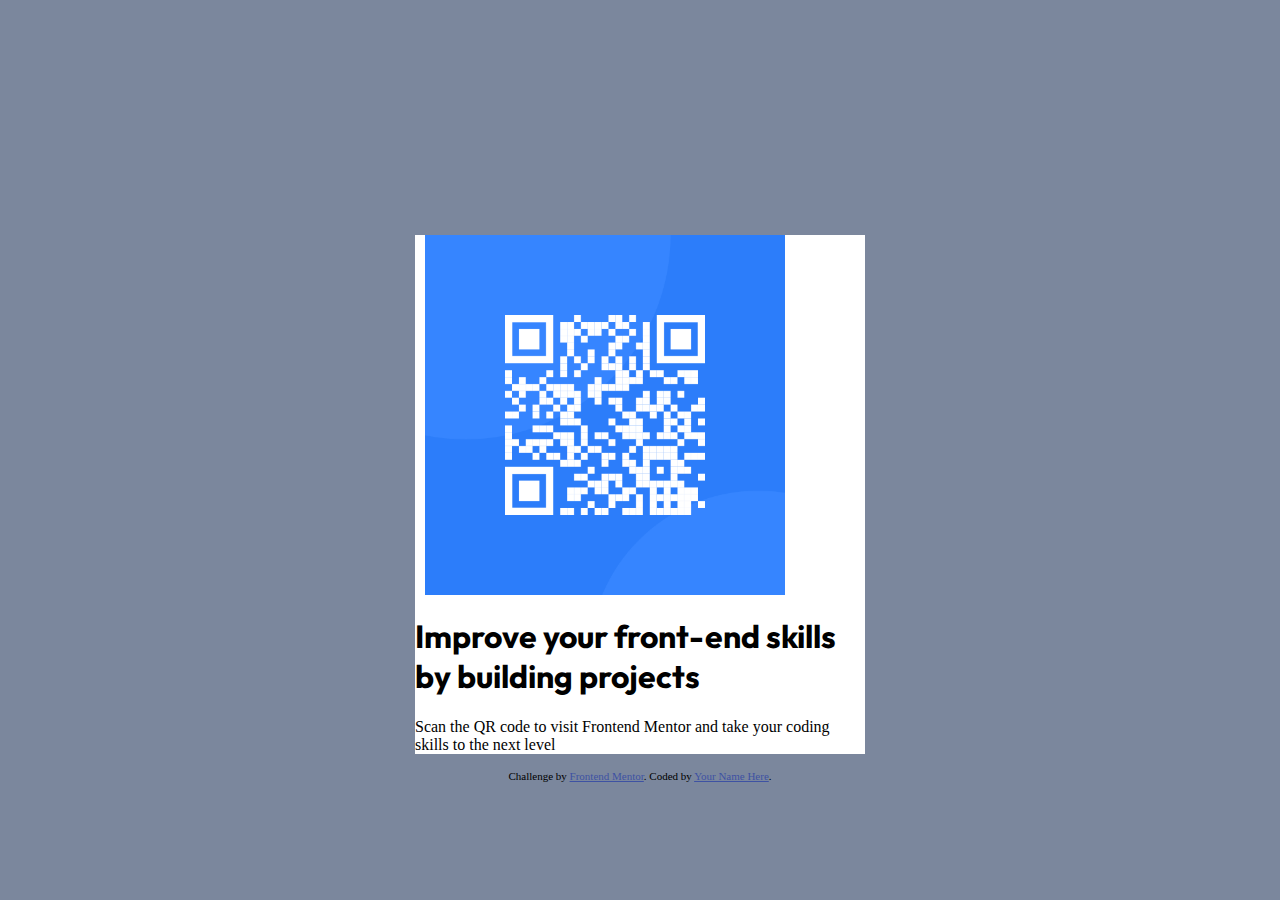
<file: Proyecto 2 QR/index.html>
<!DOCTYPE html>
<html lang="en">
  <head>
    <meta charset="UTF-8" />
    <meta name="viewport" content="width=device-width, initial-scale=1.0" />
    <!-- displays site properly based on user's device -->
    <link rel="stylesheet" href="./styles.css" />
    <link
      rel="icon"
      type="image/png"
      sizes="32x32"
      href="./images/favicon-32x32.png"
    />
    <link rel="preconnect" href="https://fonts.googleapis.com" />
    <link rel="preconnect" href="https://fonts.gstatic.com" crossorigin />
    <link
      href="https://fonts.googleapis.com/css2?family=Outfit:wght@400;700&display=swap"
      rel="stylesheet"
    />
    <title>Frontend Mentor | QR code component</title>

    <!-- Feel free to remove these styles or customise in your own stylesheet 👍 -->
    <style>
      .attribution {
        font-size: 11px;
        text-align: center;
      }
      .attribution a {
        color: hsl(228, 45%, 44%);
      }
    </style>
  </head>
  <body>
    <div class="contenedor">
      <div class="contenido">
          <img  class="imagen" src="./design/image-qr-code.png" alt="" />
        <div class="texto">
          <div class="textotitulo">
            <h1>Improve your front-end skills by building projects</h1>
          </div>

          <p>
            Scan the QR code to visit Frontend Mentor and take your coding
            skills to the next level
          </p>
        </div>
      </div>

      <div class="attribution">
        Challenge by
        <a href="https://www.frontendmentor.io?ref=challenge" target="_blank"
          >Frontend Mentor</a
        >. Coded by <a href="#">Your Name Here</a>.
      </div>
    </div>
  </body>
</html>
</file>
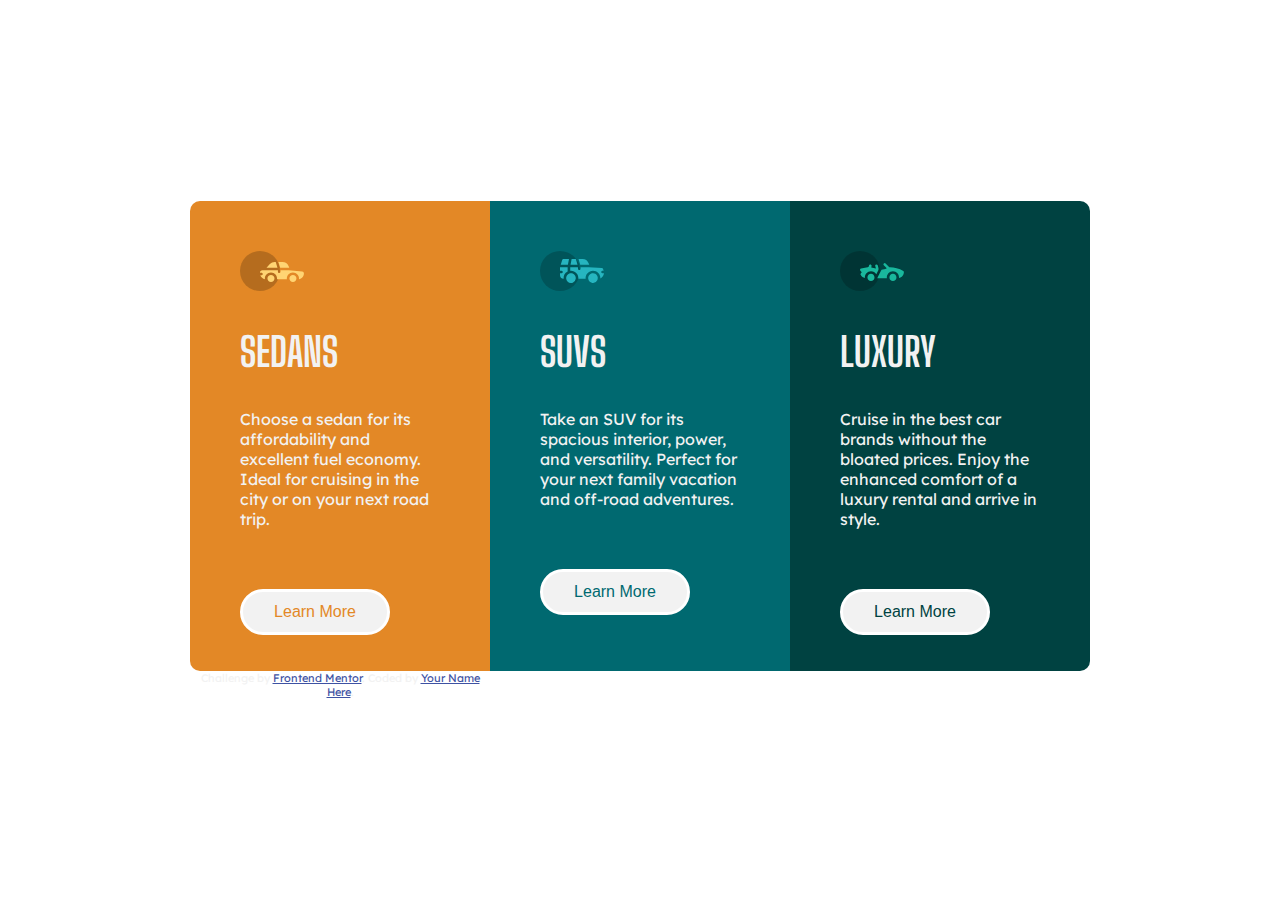
<file: Proyecto 3/index.html>
<!DOCTYPE html>
<html lang="en">
  <head>
    <meta charset="UTF-8" />
    <meta name="viewport" content="width=device-width, initial-scale=1.0" />
    <!-- displays site properly based on user's device -->

    <link
      rel="icon"
      type="image/png"
      sizes="32x32"
      href="./images/favicon-32x32.png"
    />
    <link rel="stylesheet" href="./styles.css" />
    <link rel="preconnect" href="https://fonts.googleapis.com" />
    <link rel="preconnect" href="https://fonts.gstatic.com" crossorigin />
    <link
      href="https://fonts.googleapis.com/css2?family=Big+Shoulders+Display:wght@700&family=Lexend+Deca&display=swap"
      rel="stylesheet"
    />
    <title>Frontend Mentor | 3-column preview card component</title>

    <!-- Feel free to remove these styles or customise in your own stylesheet 👍 -->
    <style>
      .attribution {
        font-size: 11px;
        text-align: center;
      }
      .attribution a {
        color: hsl(228, 45%, 44%);
      }
    </style>
  </head>
  <body>
    <main class="contenedor">
      <div class="firstcontent">
        <svg width="64" height="40" xmlns="http://www.w3.org/2000/svg">
          <g fill="none" fill-rule="evenodd">
            <circle fill="#000" opacity=".201" cx="20" cy="20" r="20" />
            <path
              d="M52.936 24.11c1.942 0 3.517 1.542 3.517 3.445 0 1.903-1.575 3.445-3.517 3.445s-3.516-1.542-3.516-3.445c0-1.903 1.574-3.445 3.516-3.445zm-21.957 0c1.942 0 3.517 1.542 3.517 3.445 0 1.903-1.575 3.445-3.517 3.445s-3.516-1.542-3.516-3.445c0-1.903 1.574-3.445 3.516-3.445zm6.948-4.848v1.429c0 .716.61 1.293 1.348 1.259a1.295 1.295 0 001.225-1.295v-1.393h8.256l13.483 1.313c.956.093 1.676.881 1.676 1.814 0 2.89-2.126 5.303-4.926 5.819.397-3.557-2.458-6.62-6.053-6.62-3.646 0-6.504 3.14-6.039 6.723h-9.879c.466-3.588-2.397-6.722-6.039-6.722-3.595 0-6.45 3.062-6.052 6.62-2.14-.398-3.916-1.912-4.61-3.931h1.142c.731 0 1.32-.598 1.285-1.322-.033-.678-.629-1.2-1.322-1.2H20v-.251c0-1.274 1.066-2.243 2.306-2.243h15.62zM42.59 11c2.645 0 4.99 1.556 5.972 3.963l.726 1.779H40.17L38.413 11h4.178zm-6.865 0l1.758 5.741H26.505l3.357-3.654A6.502 6.502 0 0134.644 11h1.082z"
              fill="#FFD473"
              fill-rule="nonzero"
            />
          </g>
        </svg>
        <h2>Sedans</h2>
        <p>
          Choose a sedan for its affordability and excellent fuel economy. Ideal
          for cruising in the city or on your next road trip.
        </p>
        <button class="botonuno">Learn More</button>
      </div>

      <div class="secondcontent">
        <svg width="64" height="40" xmlns="http://www.w3.org/2000/svg">
          <g fill="none" fill-rule="evenodd">
            <circle fill="#000" opacity=".201" cx="20" cy="20" r="20" />
            <path
              d="M31.002 22.358c2.917 0 5.18 2.593 4.762 5.506a4.828 4.828 0 01-2.962 3.778 4.797 4.797 0 01-5.3-1.165c-1.188-1.26-1.235-2.613-1.263-2.613-.42-2.924 1.857-5.506 4.763-5.506zm22 0c3.457 0 5.798 3.567 4.41 6.744A4.816 4.816 0 0152.3 31.94a4.826 4.826 0 01-4.06-4.077c-.42-2.915 1.846-5.506 4.762-5.506zm-15.04-6.083v1.462a1.29 1.29 0 001.352 1.29c.693-.033 1.227-.631 1.227-1.326v-1.426h8.3l13.056.716a1.29 1.29 0 011.164.917c.27.895.446 1.477.563 1.87h-1.047c-.694 0-1.291.534-1.324 1.228a1.29 1.29 0 001.288 1.352h1.445c-.164 2.225-1.57 4.193-3.6 5.05.13-4.212-3.255-7.63-7.384-7.63-4.317 0-7.762 3.718-7.358 8.086h-7.285c.43-4.655-3.503-8.531-8.131-8.046v-3.543h7.734zm-10.312 0v4.308a7.4 7.4 0 00-4.006 7.274 3.874 3.874 0 01-3.642-3.864v-1.635h1.46a1.29 1.29 0 000-2.58h-1.461v-3.213l.003-.29h7.646zm14.986-8.196c2.65 0 5 1.592 5.984 4.055l.63 1.579a5.525 5.525 0 01-.065-.004l-.026-.002-.034-.002-.022-.002a4.178 4.178 0 00-.224-.006l-.098-.001h-.039l-.136-.001h-.052l-.326-.001H40.211L38.528 8.08zm-13.632 0l-1.122 5.616h-7.144l1.47-4.71a1.29 1.29 0 011.231-.906h5.565zm6.832 0l1.683 5.615h-7.007l1.121-5.615h4.203z"
              fill="#26B5C0"
              fill-rule="nonzero"
            />
          </g>
        </svg>
        <h2>SUVs</h2>
        <p>
          Take an SUV for its spacious interior, power, and versatility. Perfect
          for your next family vacation and off-road adventures.
        </p>
        <button class="botondos">Learn More</button>
      </div>
      <div class="thirdcontent">
        <svg width="64" height="40" xmlns="http://www.w3.org/2000/svg">
          <g fill="none" fill-rule="evenodd">
            <circle fill="#000" opacity=".201" cx="20" cy="20" r="20" />
            <path
              d="M30.98 22.835c1.941 0 3.516 1.604 3.516 3.583 0 1.978-1.575 3.582-3.517 3.582s-3.516-1.604-3.516-3.582c0-1.979 1.574-3.583 3.516-3.583zm21.956 0c1.942 0 3.517 1.604 3.517 3.583 0 1.978-1.575 3.582-3.517 3.582s-3.516-1.604-3.516-3.582c0-1.979 1.574-3.583 3.516-3.583zm-9.143-10.45a1.27 1.27 0 011.819 0l3.715 3.784c4.444-.115 9.7 1.142 13.964 3.753.387.237.624.664.624 1.124 0 3.006-2.126 5.514-4.926 6.05.397-3.698-2.458-6.882-6.053-6.882-3.646 0-6.504 3.264-6.039 6.99h-9.669c.76-1.544.993-2.026 1.337-2.711l.082-.162c.421-.835 1.056-2.07 2.883-5.65 1.68-.023 3.47-.408 5.247-1.403l-2.984-3.04a1.328 1.328 0 010-1.854zm-7.68 1.064c.683-.2 1.395.202 1.592.898l.749 2.652a3.46 3.46 0 01-.247 2.51l-1.733 3.395-.216.424c-1.07-1.89-3.06-3.114-5.279-3.114-3.595 0-6.45 3.184-6.052 6.885-1.832-.347-3.414-1.537-4.278-3.276a1.331 1.331 0 01.117-1.376l.955-1.303-1.325-1.295c-.751-.735-.376-2.024.64-2.231l6.614-1.346.13-.026c.092-.019.145-.03.157-.031.314-.146 1.07-.591 1.07-1.506 0-.734.592-1.327 1.316-1.31.712.016 1.268.662 1.256 1.388a4.11 4.11 0 01-.348 1.611 22.69 22.69 0 014.7 1.146l-.7-2.473a1.314 1.314 0 01.882-1.622z"
              fill="#19B89D"
              fill-rule="nonzero"
            />
          </g>
        </svg>
        <h2>Luxury</h2>
        <p>
          Cruise in the best car brands without the bloated prices. Enjoy the
          enhanced comfort of a luxury rental and arrive in style.
        </p>
        <button class="botontres">Learn More</button>
      </div>
      <div class="attribution">
        Challenge by
        <a href="https://www.frontendmentor.io?ref=challenge" target="_blank"
          >Frontend Mentor</a
        >. Coded by <a href="#">Your Name Here</a>.
      </div>
    </main>

    
  </body>
</html>
</file>
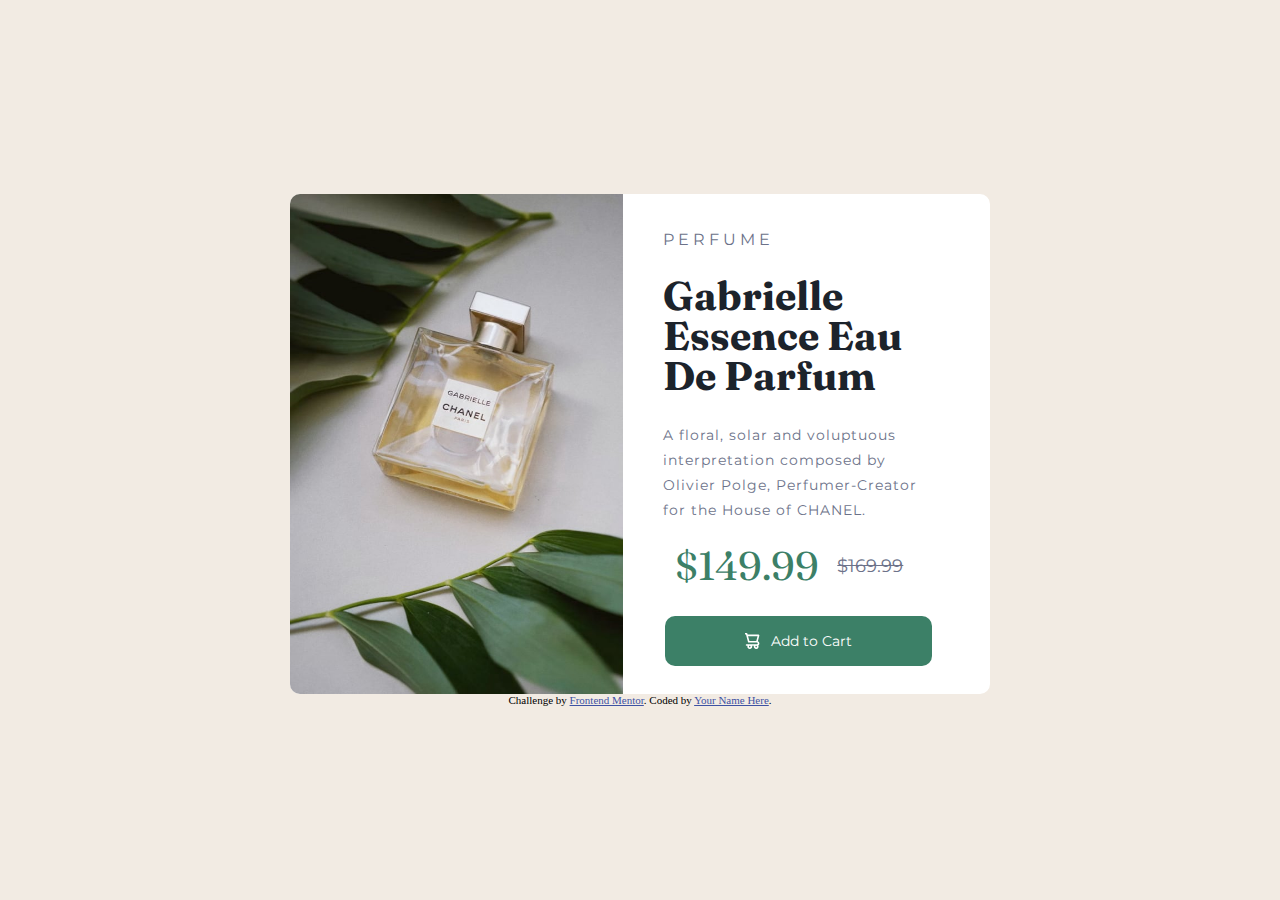
<file: proyecto1/index.html>
<!DOCTYPE html>
<html lang="en">
  <head>
    <meta charset="UTF-8" />
    <meta name="viewport" content="width=device-width, initial-scale=1.0" />
    <link rel="preconnect" href="https://fonts.googleapis.com" />
    <link rel="preconnect" href="https://fonts.gstatic.com" crossorigin />
    <link
      href="https://fonts.googleapis.com/css2?family=Fraunces:opsz,wght@9..144,700&family=Montserrat:wght@500;700&display=swap"
      rel="stylesheet"
    />
    <!-- displays site properly based on user's device -->
    <link rel="stylesheet" href="./styles.css" />
    <link
      rel="icon"
      type="image/png"
      sizes="32x32"
      href="./images/favicon-32x32.png"
    />

    <title>Frontend Mentor | Product preview card component</title>

    <!-- Feel free to remove these styles or customise in your own stylesheet 👍 -->
    <style>
      .attribution {
        font-size: 11px;
        text-align: center;
      }
      .attribution a {
        color: hsl(228, 45%, 44%);
      }
    </style>
  </head>
  <body>
    <main>
    <div class="contenedor">
      <div class="contenido">
        
        <img  alt="" />
        <div class="texto">
          <p class="perfume">Perfume</p>
          <h1>Gabrielle Essence Eau De Parfum</h1>

          <p class="textomain">
            A floral, solar and voluptuous interpretation composed by Olivier
            Polge, Perfumer-Creator for the House of CHANEL.
          </p>
         
            <div class="precios">
              $149.99
              <span class="descuento">$169.99</span>
            </div>
              <div class="flexcarrito"> <button class="carrito"><svg xmlns="http://www.w3.org/2000/svg" width="15" height="16"><path d="M14.383 10.388a2.397 2.397 0 0 0-1.518-2.222l1.494-5.593a.8.8 0 0 0-.144-.695.8.8 0 0 0-.631-.28H2.637L2.373.591A.8.8 0 0 0 1.598 0H0v1.598h.983l1.982 7.4a.8.8 0 0 0 .799.59h8.222a.8.8 0 0 1 0 1.599H1.598a.8.8 0 1 0 0 1.598h.943a2.397 2.397 0 1 0 4.507 0h1.885a2.397 2.397 0 1 0 4.331-.376 2.397 2.397 0 0 0 1.12-2.021ZM11.26 7.99H4.395L3.068 3.196h9.477L11.26 7.991Zm-6.465 6.392a.8.8 0 1 1 0-1.598.8.8 0 0 1 0 1.598Zm6.393 0a.8.8 0 1 1 0-1.598.8.8 0 0 1 0 1.598Z" fill="#FFF"/></svg> Add to Cart</button></div>
          
        </div> 
      </div>
    </div>

    <div class="attribution">
      Challenge by
      <a href="https://www.frontendmentor.io?ref=challenge" target="_blank"
        >Frontend Mentor</a
      >. Coded by <a href="#">Your Name Here</a>.
    </div>
  </main>
  </body>
</html>
</file>
<file: Proyecto 2 QR/styles.css>
body{
    margin: 0;
    display: flex;
    justify-content: center;
    align-items: center;
    width: 100%;
    height: 100%;
    background-color: var(--fondogris);
}
html{
    height: 100%;
    width: 100%;
}
h1{
    font-family: var(--letraprincipal);
}
img{
    width:80%;
    height: auto;
    margin: 10px;

}
:root{
    --fondoblanco:hsl(0, 0%, 100%);
    --colorgris:hsl(212, 45%, 89%);
    --fondogris:hsl(220, 15%, 55%);
    --colorazul:hsl(218, 44%, 22%);
    --letraprincipal: 'Outfit', sans-serif;
}

.contenedor{
   width: 450px;
   height: 450px;
}
.contenido{
    background-color: var(--fondoblanco);
    
}
.imagen{
    display: flex;
    align-items: center;
    justify-content: center;
    height: 80%;
}
.texto{
    flex-direction: column;
    flex-wrap: wrap;
    align-items: center;
    justify-content: center;
}



/* # Front-end Style Guide

## Layout

The designs were created to the following widths:

- Mobile: 375px
- Desktop: 1440px

## Colors

- White: hsl(0, 0%, 100%)
- Light gray: hsl(212, 45%, 89%)
- Grayish blue: hsl(220, 15%, 55%)
- Dark blue: hsl(218, 44%, 22%)

## Typography

### Body Copy

- Font size (paragraph): 15px

### Font

- Family: [Outfit](https://fonts.google.com/specimen/Outfit)
- Weights: 400, 700
 */
</file>
<file: Proyecto 3/styles.css>
:root{
    --primaryorange:hsl(31, 77%, 52%);
    --primarycyan:hsl(184, 100%, 22%);
    --primarydarkcyan:hsl(179, 100%, 13%);
    --neutralwhite: hsla(0, 0%, 100%, 0.75);
    --gray:hsl(0, 0%, 95%);
    --principalfont: 'Big Shoulders Display', cursive;
    --secondfont: 'Lexend Deca', sans-serif;
}
body{
margin: 0;
display: flex;
align-items: center;
justify-content: center;
height: 100vh;
font-family: var(--secondfont);
color: var(--gray);
}

h2{
    font-family: var(--principalfont);
    font-size: 2.5em;
    text-transform: uppercase;
}
button{
    display: flex;
    margin-top: 60px;
    border: none;
    background-color: var(--gray);
    border: solid 3px white;
    border-radius: 30px;
    padding: 20px;
    height: 30px;
    width: 150px;
    justify-content: center;
    align-items: center;
    color: var(--primaryorange);
    font-size: 1em;   
}
button:hover{
    background-color: rgba(255, 0, 0, 0);
    color: white;
    transition: 0.8s;
}
.botondos{
color: var(--primarycyan);
}
.botontres{
    color: var(--primarydarkcyan);
}


.contenedor{
    display: grid;
    grid-template-columns: 300px 300px 300px;
    grid-template-rows: 470px;

}
.firstcontent,.secondcontent,.thirdcontent{
    padding: 50px;
}
.firstcontent{
    background-color: var(--primaryorange);
    border-top-left-radius: 10px;
    border-bottom-left-radius: 10px;

}
.secondcontent{
    background-color: var(--primarycyan);
}
.thirdcontent{
    background-color: var(--primarydarkcyan);
    border-top-right-radius: 10px;
    border-bottom-right-radius: 10px;
}

@media only screen and (max-width: 768px) {
 .contenedor{
    grid-template-columns: 80%;
    grid-template-rows: 100px;
 }

} 

/* # Front-end Style Guide

## Layout

The designs were created to the following widths:

- Mobile: 375px
- Desktop: 1440px

## Colors

### Primary

Bright orange: hsl(31, 77%, 52%)
Dark cyan: hsl(184, 100%, 22%)
Very dark cyan: hsl(179, 100%, 13%)

### Neutral

Transparent white (paragraphs): hsla(0, 0%, 100%, 0.75)
Very light gray (background, headings, buttons): hsl(0, 0%, 95%)

## Typography

### Body Copy

- Font size: 15px

### Font

- Family: [Lexend Deca](https://fonts.google.com/specimen/Lexend+Deca)
- Weights: 400

- Family: [Big Shoulders Display](https://fonts.google.com/specimen/Big+Shoulders+Display)
- Weights: 700 */
</file>
<file: proyecto1/styles.css>
body {
  background-color: hsl(30, 38%, 92%);
}
html {
  width: 100%;
  height: 100%;
  display: flex;
  justify-content: center;
  align-items: center;
}
:root {
  --fuenteprincipal: "Fraunces", serif;

  --fuentesecundaria: "Montserrat", sans-serif;
  --colorperrafo: hsl(228, 12%, 48%);
  --colorfondo: hsl(0, 0%, 100%);
  --colorprecio: hsl(158, 36%, 37%);
  --colortitulo: hsl(212, 21%, 14%);
  --colorblanco: hsl(0, 0%, 100%);
  --colorhover: hsl(158, 100%, 13%);
}
h1 {
  font-family: var(--fuenteprincipal);
  color: var(--colortitulo);
  font-size: 2.5em;
  line-height: 40px;
}
img {
  content: url("./images/image-product-desktop.jpg");
  width: auto;
  height: 100%;
  border-top-left-radius: 10px;
  border-bottom-left-radius: 10px;
}
svg {
  padding-right: 0.8em;
}

.contenedor {
  display: flex;
  justify-content: center;
  align-items: center;
}
.contenido {
  display: flex;
  width: 700px;
  height: 500px;
  background-color: var(--colorfondo);
  border-top-right-radius: 10px;
  border-bottom-right-radius: 10px;
  border-top-left-radius: 10px;
  border-bottom-left-radius: 10px;
}
.precios,
span,
p {
  font-family: var(--fuentesecundaria);
  color: var(--colorperrafo);
}
.textomain {
  letter-spacing: 1px;
  text-decoration: none;
  width: 270px;
  font-size: 0.9em;
  line-height: 25px;
}

.texto {
  display: inline-block;
  width: 50%;
  height: 100%;
  margin-top: 20px;
  margin-right: 100px;
  margin-left: 40px;
  margin-bottom: 40px;
}

.precios {
  font-size: 2.5em;
  color: var(--colorprecio);
  font-family: var(--fuenteprincipal);
  display: flex;
  align-items: center;
  justify-content: center;
}
.descuento {
  display: inline-block;
  font-size: 18px;
  text-decoration: line-through;
  padding: 1em;
}
.perfume {
  text-transform: uppercase;
  letter-spacing: 4px;
}
.carrito {
  margin-top: 1.5em;
  font-family: var(--fuentesecundaria);
  padding-top: 1rem;
  padding-bottom: 1rem;
  padding-right: 5rem;
  padding-left: 5rem;
  background-color: var(--colorprecio);
  border-radius: 10px;
  color: var(--colorblanco);
  display: flex;
  align-items: center;
  border: none;
  transition-duration: 0.4s;
  font-size: 14.1px;
}
.carrito:hover {
  background-color: var(--colorhover);
}

.flexcarrito {
  display: flex;
  justify-content: center;
  align-items: center;
}

@media (max-width: 720px) {
  .contenido {
    flex-direction: column;
    width: 350px;
    height: auto;
    justify-content: center;
    align-items: center;
  }
  .contenedor{
    height: 1000px;
  }
  h1 {
    font-size: 2em;

  }
  img {
    content: url("./images/image-product-mobile.jpg");
    width: 100%;
    height: auto;
    border-top-left-radius: 10px;
    border-top-right-radius: 10px;
    border-bottom-left-radius: 0px;
  }
  .flexcarrito {
    text-align: center;
  }
  .carrito {
    width: 80%;
    padding: 1em;
    justify-content: center;
    margin-bottom: 20px;
    margin-top: 10px;

@media(max-width:720px){
    .contenido{
        display: flex;
        flex-direction: column;
    }
    img{
        img
    }
}

/* The designs were created to the following widths:

- Mobile: 375px
- Desktop: 1440px

## Colors

### Primary


- Dark cyan: hsl(158, 36%, 37%)
- Cream: hsl(30, 38%, 92%)

### Neutral

- Very dark blue: hsl(212, 21%, 14%)
- Dark grayish blue: hsl(228, 12%, 48%)
- White: hsl(0, 0%, 100%)

## Typography

### Body Copy

- Font size (paragraph): 14px

### Font

- Family: [Montserrat](https://fonts.google.com/specimen/Montserrat)
- Weights: 500, 700

- Family: [Fraunces](https://fonts.google.com/specimen/Fraunces)
- Weights: 700
*/
  }}
</file>
